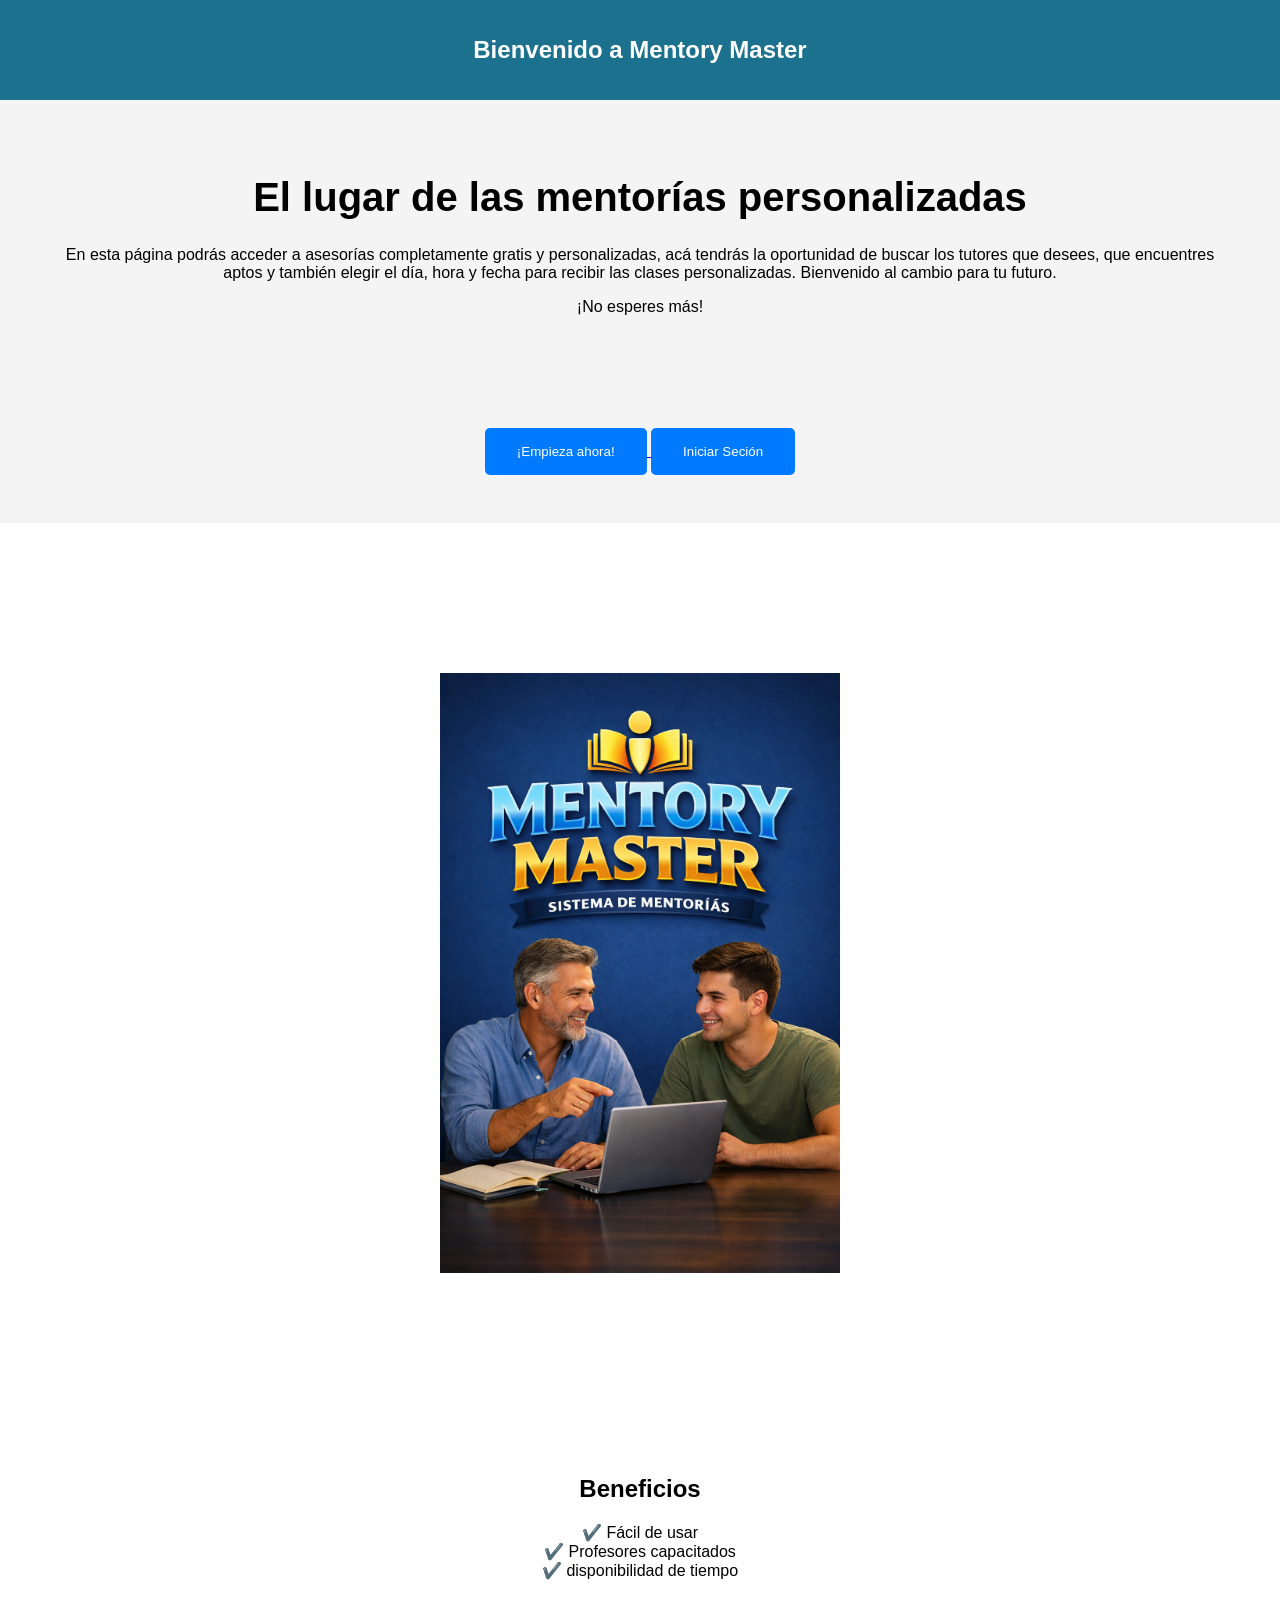
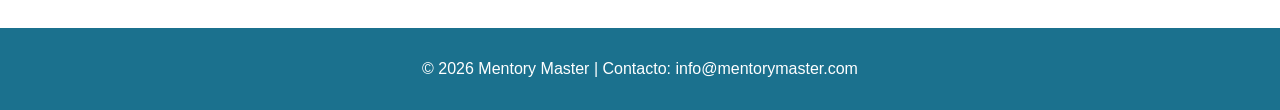
<file: index.html>
<!doctype html>
<html lang="es">
  <head>
    <meta charset="UTF-8" />
    <meta name="viewport" content="width=device-width, initial-scale=1.0" />
    <title>Sistema Educativo - Inicio de Sesión</title>
    <link rel="stylesheet" href="/CSS/estiloinicio.css">
  </head>

  <body>
    <header>
      <h2>Bienvenido a Mentory Master</h2>
    </header>
    <div class="hero">
      <h1>El lugar de las mentorías personalizadas</h1>
      <p>
        En esta página podrás acceder a asesorías completamente gratis y
        personalizadas, acá tendrás la oportunidad de buscar los tutores que
        desees, que encuentres aptos y también elegir el día, hora y fecha para
        recibir las clases personalizadas. Bienvenido al cambio para tu futuro.
      </p>
      <p>¡No esperes más!</p>
    </div>
    <div class="hero">
      <a href="html/registro.html">
        <button class="btn">¡Empieza ahora!</button>
        
        <a href="roles.html"> 
        <button class="btn"> Iniciar Seción </button>
      </a>
      </a>
    </div>
    

    <div class="contenedor">
      <img
        src="images/logo-mentory-master.png"
        alt="Logo Mentory Master"
        width="400"
      />
    </div>

    <section>
      <h2>Beneficios</h2>
      <p>
        ✔️ Fácil de usar<br />✔️ Profesores capacitados<br />✔️ disponibilidad de
        tiempo
      </p>
    </section>

    <footer>
      <p>© 2026 Mentory Master | Contacto: info@mentorymaster.com</p>
    </footer>
  </body>
</html>
</file>
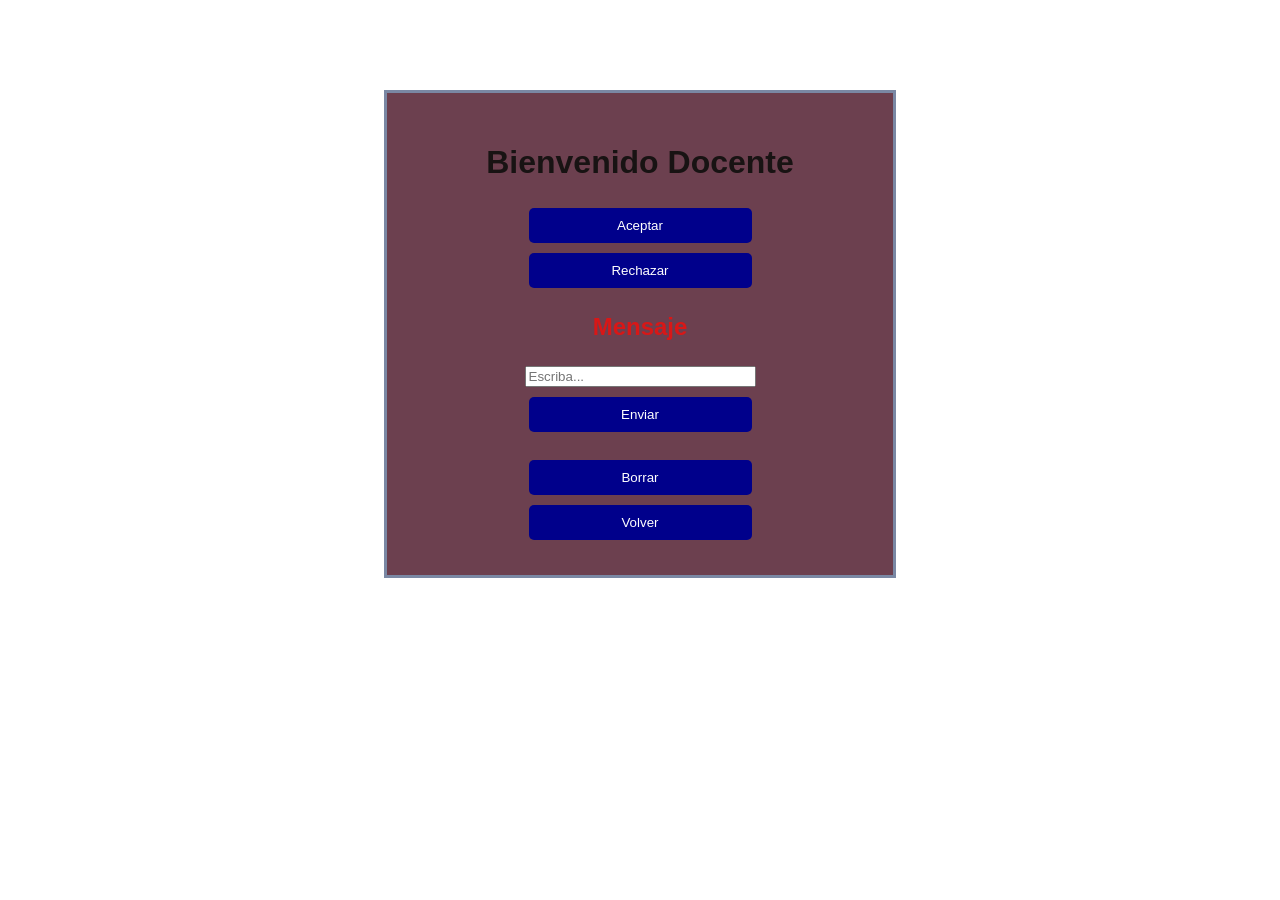
<file: docente.html>
<!DOCTYPE html>
<html lang="es">
<head>
   <link rel="stylesheet" href="solo estilos/styles.css">
   <meta charset="UTF-8">
   <meta name="viewport" content="width=device-width, initial-scale=1.0">
   <title>Docente</title>
   <style>
    body {
      margin: 0;
      height: 100vh;
      display: flex;
      justify-content: center;
      align-items: flex-start;
    }
    .contenedor {
      background: #6c404f;
      margin-top: 10vh;
      border: 3px solid rgb(122, 136, 164);
      padding: 30px;
      text-align: center;
      width: 40%;                
      box-sizing: border-box;
    }
    input, button {
      width: 50%;
      margin: 5px 0;
    }
   </style>
</head>
<body>
  <div class="contenedor">
    <h1>Bienvenido Docente</h1>
    <div id="solicitudes">
      <button onclick="res('aceptada','Docente')">Aceptar</button>
      <button onclick="res('rechazada','Docente')">Rechazar</button>
    </div>
    <p id="msg"></p>
    <h2>Mensaje</h2>
    <input id="chatMsg" type="text" placeholder="Escriba...">
    <button onclick="enviar('Docente')">Enviar</button>
    <br><br>
    <button onclick="borrar()">Borrar</button>
    <button onclick="volver()">Volver</button>
    <div id="chat"></div>
  </div>
  <script src="chat.js">function volver() {
  window.location.href = "index.html.html";
}
</script>
</body>
</html>
</file>
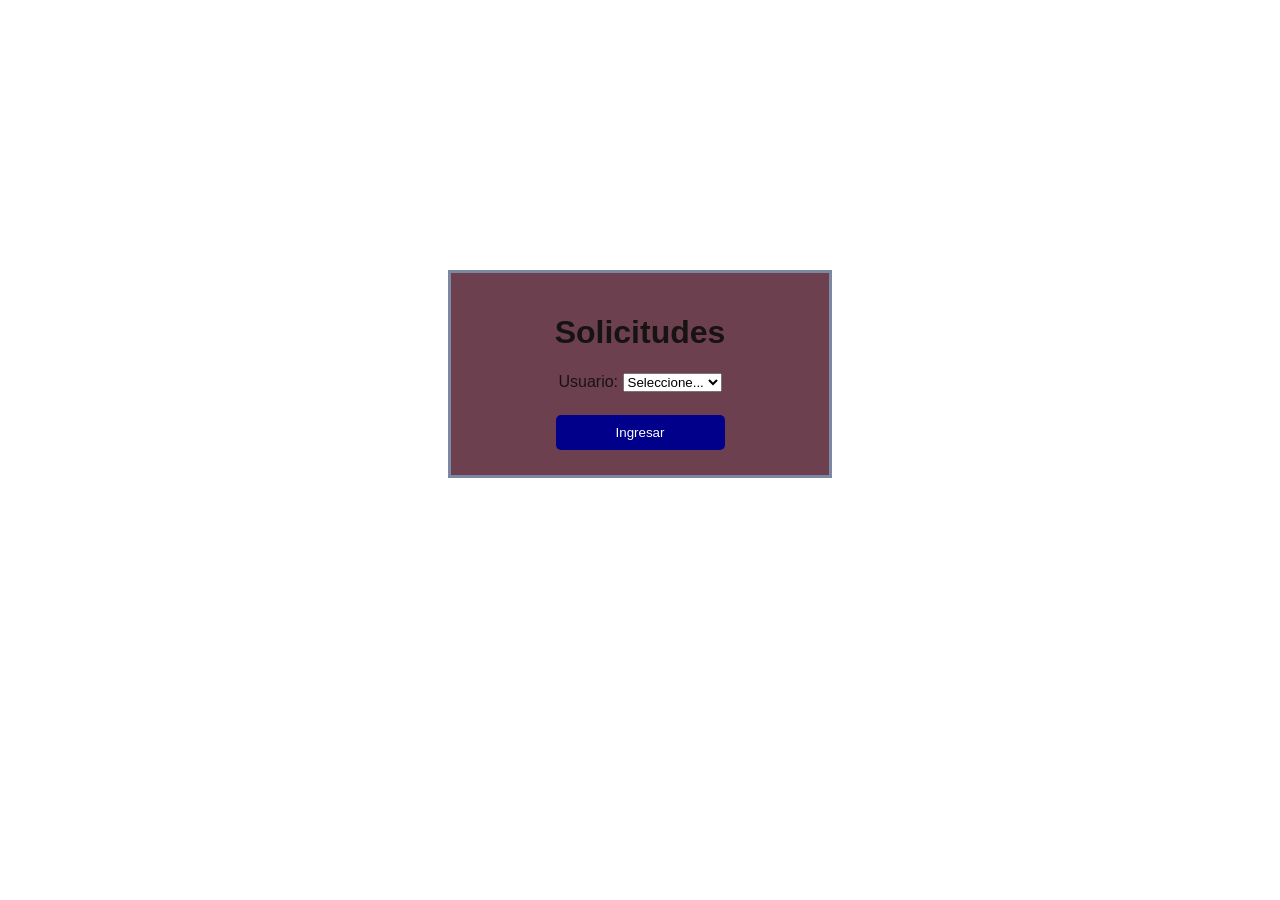
<file: login.html>
<!DOCTYPE html>
<html lang="es">
<head>
   <link rel="stylesheet" href="solo estilos/styles (1).css">
   <meta charset="UTF-8">
   <meta name="viewport" content="width=device-width, initial-scale=1.0">
   <title>Mentory Master</title>
   <style>
    body {
      margin: 0;
      height: 100vh;
      display: flex;
      justify-content: center;
      align-items: flex-start;
    }
    .contenedor {
      background: #6c404f;
      margin-top: 30vh;
      border: 3px solid rgb(122, 136, 164);
      padding: 20px;
      text-align: center;
      width: 30%;                
      box-sizing: border-box;
    }
    input, button {
      width: 50%;
      margin: 5px 0;
    }
   </style>
</head>
<body>
  <div class="contenedor">
    <h1>Solicitudes</h1>

    <form onsubmit="login(event)">
      <label>Usuario:</label>
      <select id="usuario" required>
        <option value="" disabled selected>Seleccione...</option>
        <option value="docente">Docente</option>
        <option value="estudiante">Estudiante</option>
      </select><br><br>
      <button type="submit">Ingresar</button>
    </form>
  </div>

  <script>
    function login(event){
      event.preventDefault();
      const usuario = document.getElementById("usuario").value;
      if(usuario === "docente"){
        window.location.href = "docente.html";
      } else if(usuario === "estudiante"){
        window.location.href = "estudiante.html";
      } else {
        alert("Seleccione un usuario válido");
      }
    }
  </script>
</body>
</html>
</file>
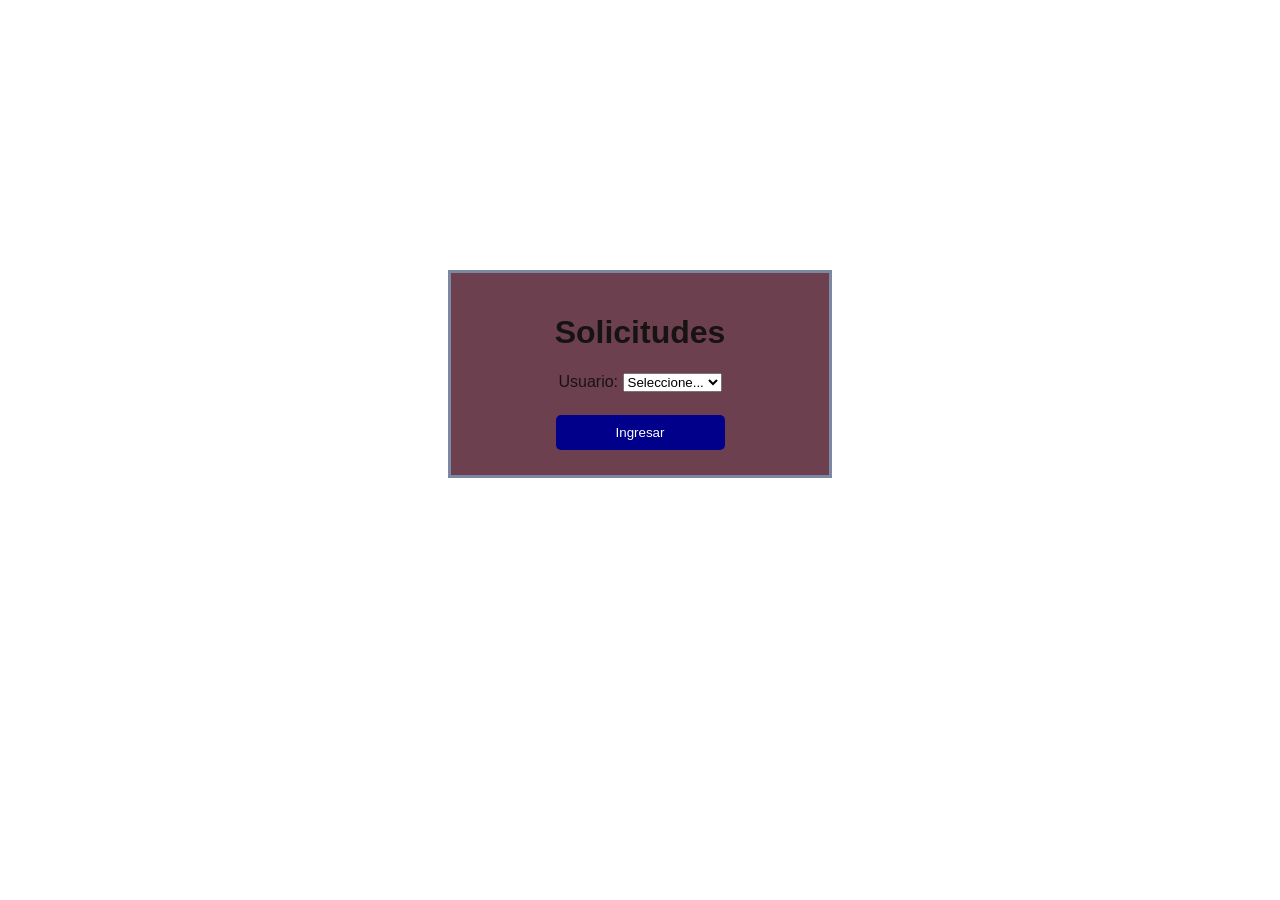
<file: mentoy-master.html>
<!DOCTYPE html>
<html lang="es">
<head>
   <link rel="stylesheet" href="solo estilos/styles.css">
   <meta charset="UTF-8">
   <meta name="viewport" content="width=device-width, initial-scale=1.0">
   <title>Mentory Master</title>
   <style>
    body {
      margin: 0;
      height: 100vh;
      display: flex;
      justify-content: center;
      align-items: flex-start;
    }
    .contenedor {
      background: #6c404f;
      margin-top: 30vh;
      border: 3px solid rgb(122, 136, 164);
      padding: 20px;
      text-align: center;
      width: 30%;                
      box-sizing: border-box;
    }
    input, button {
      width: 50%;
      margin: 5px 0;
    }
   </style>
</head>
<body>
  <div class="contenedor">
    <h1>Solicitudes</h1>

    <form onsubmit="login(event)">
      <label>Usuario:</label>
      <select id="usuario" required>
        <option value="" disabled selected>Seleccione...</option>
        <option value="docente">Docente</option>
        <option value="estudiante">Estudiante</option>
      </select><br><br>
      <button type="submit">Ingresar</button>
    </form>
  </div>

  <script>
    function login(event){
      event.preventDefault();
      const usuario = document.getElementById("usuario").value;
      if(usuario === "docente"){
        window.location.href = "docente.html";
      } else if(usuario === "estudiante"){
        window.location.href = "estudiante.html";
      } else {
        alert("Seleccione un usuario válido");
      }
    }
  </script>
</body>
</html>
</file>
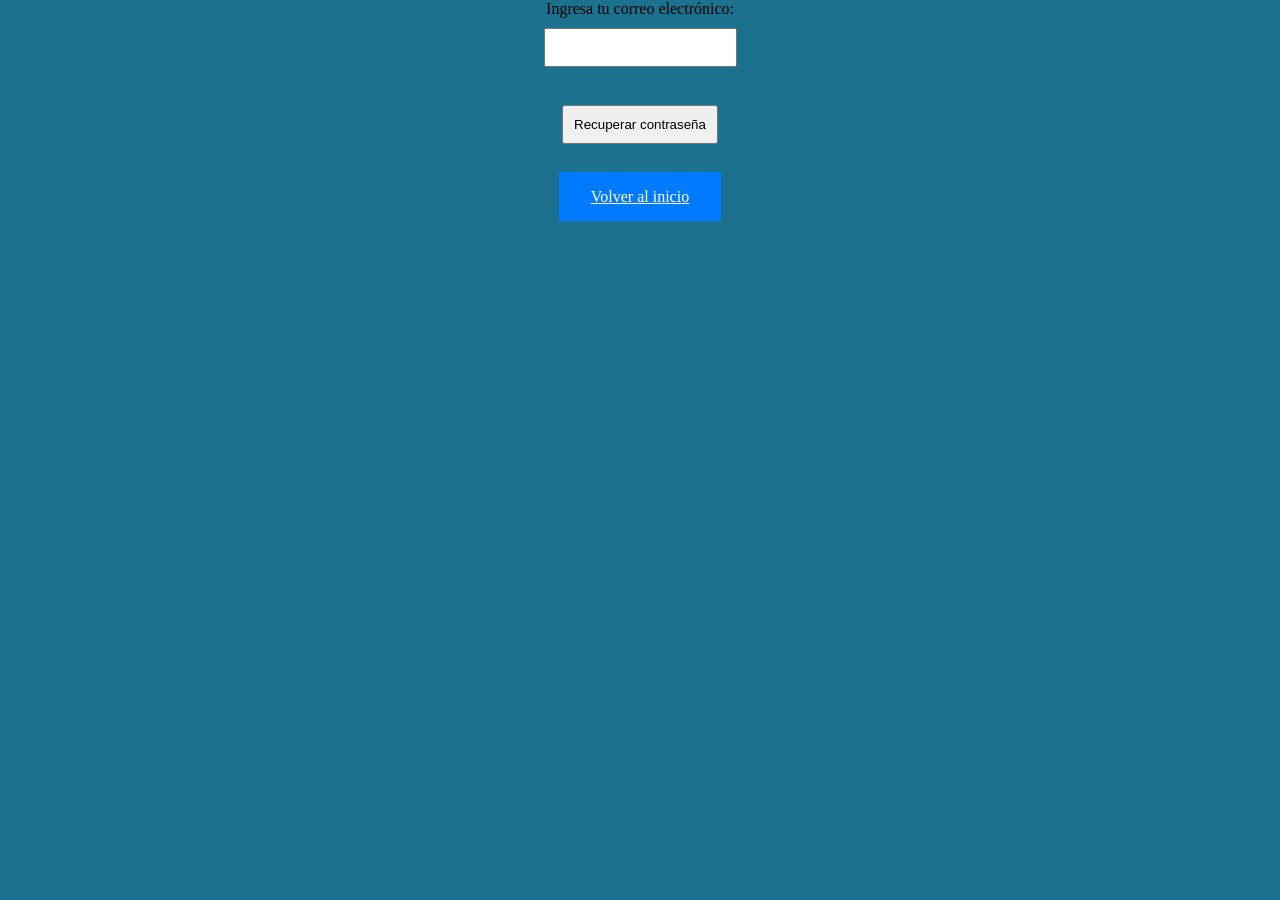
<file: html/recuperar.html>
<!doctype html>
<html lang="es">
  <head>
    <meta charset="UTF-8" />
    <meta name="viewport" content="width=device-width, initial-scale=1.0" />
    <title>Recuperar contraseña</title>
    <link rel="stylesheet" href="../CSS/styles.css" />

    
  </head>
  <body>
    <section class="p">
      <form id="formRecuperar">
        <label for="correo"> Ingresa tu correo electrónico: </label><br />
        <input type="email" id="correo" name="correo" required /><br /><br />

        <button type="submit"> Recuperar contraseña </button><br /><br />
      </form>
      <p><a href="../index.html" class="cta">Volver al inicio</a></p>
    </section>

    <div id="miModal" class="modal">
  <p>Correo de recuperación enviado correctamente. </p>
  <button onclick="cerrarModal()">Cerrar</button>
</div>

<script>
const form = document.getElementById("formRecuperar");
const modal = document.getElementById("miModal");

form.addEventListener("submit", function(event) {
    event.preventDefault();
    modal.style.display = "block";
});

function cerrarModal() {
    modal.style.display = "none";
}
</script>
  </body>
</html>
</file>
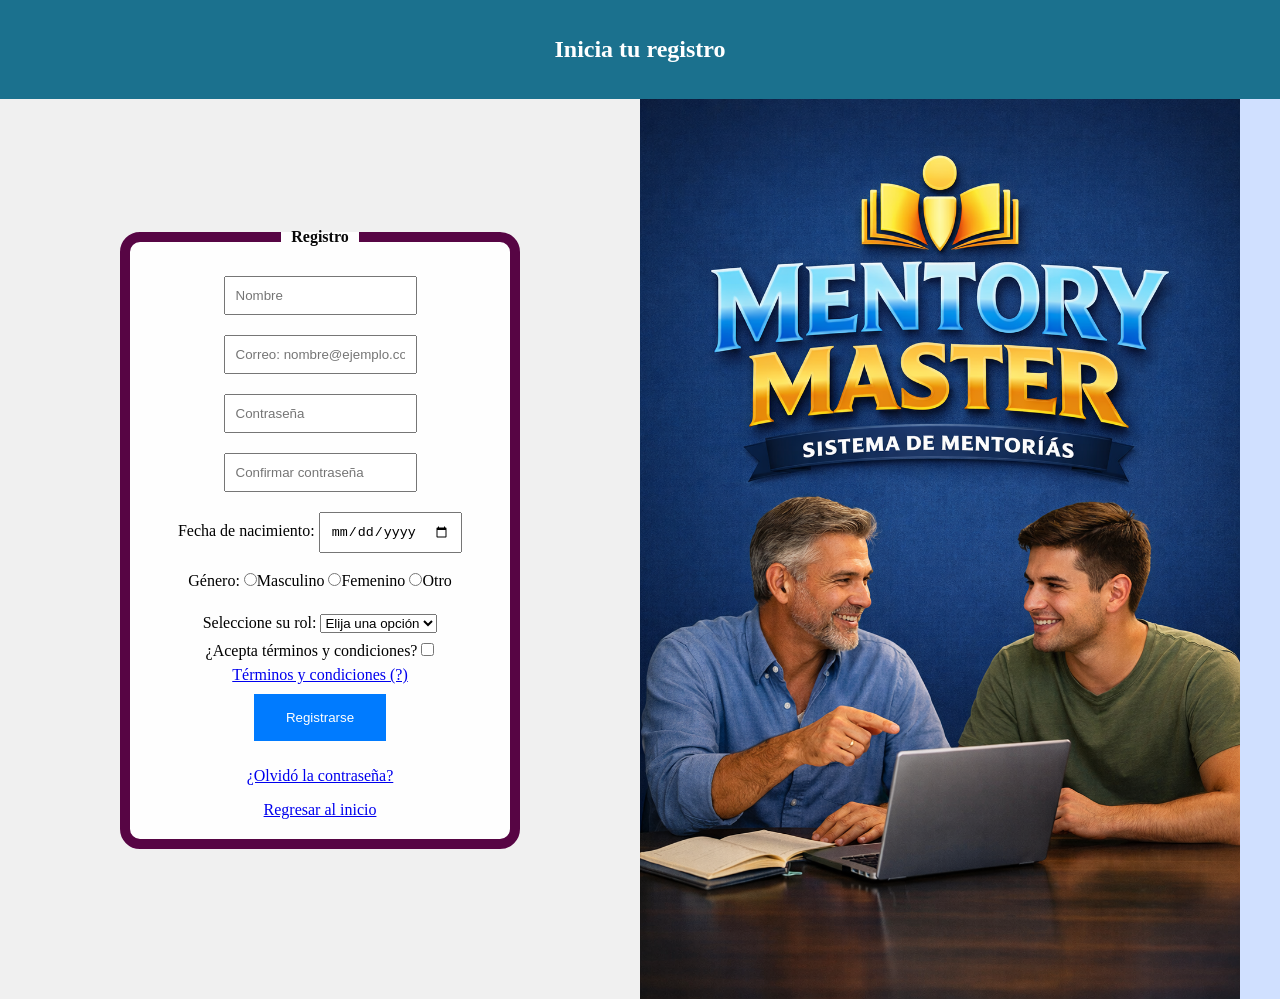
<file: html/registro.html>
<!DOCTYPE html>
<html lang="es">
<head>
    <meta charset="UTF-8">
    <meta name="viewport" content="width=device-width, initial-scale=1.0">
    <title>Mentory Master</title>
    <link rel="stylesheet" href="../CSS/styles.css">

</head>
<body>
    <header class="reg">
        <h2> Inicia tu registro </h2>
    </header>
    <div class="container">
        <div class="formulario">
            <fieldset>
        <legend> Registro </legend>
        
        <form action="" method="post">
          <label for="nombre"></label>
          <input type="text" id="nombre" name="nombre" required placeholder="Nombre"><br>

          <label for="email"></label>
          <input type="email" id="email" name="email" required placeholder="Correo: nombre@ejemplo.com"><br>

          <label for="password"></label>
          <input type="password" id="password" name="password" minlength="8" placeholder="Contraseña" required><br>

          <label for="confirmar"></label>
          <input type="password" id="confirmar" name="confirmar" minlength="8" placeholder="Confirmar contraseña" required><br>

          <label for="fecha">Fecha de nacimiento: </label>
          <input type="date" id="fecha" name="fecha" required><br>

          <label for="">Género: </label>
          <input type="radio" name="genero" required />Masculino
          <input type="radio" name="genero" />Femenino
          <input type="radio" name="genero" />Otro<br /><br />

          <label for="rol">Seleccione su rol:</label>
          <select id="rol" name="rol" required >
          <option value="" disabled selected>Elija una opción</option>
          <option value="estudiante">Estudiante</option>
          <option value="docente">Docente</option>
          <option value="admin">Administrador</option>
          </select> <br>


          <label for="">¿Acepta términos y condiciones?</label>
          <input type="checkbox" required /><br />

          <a href="tyc.html">Términos y condiciones (?)</a><br>

          <button type="submit" class="cta"> Registrarse </button><br>
        </form>
      
        <p><a href="recuperar.html">¿Olvidó la contraseña?</a></p>
        <a href="../index.html">Regresar al inicio</a>
    </fieldset>
    
        </div>
        <div class="imagen">
        <img src="/images/logo-mentory-master.png" alt="Logo Mentory Master">
    </div>
    </div>
    
</body>
</html>
</file>
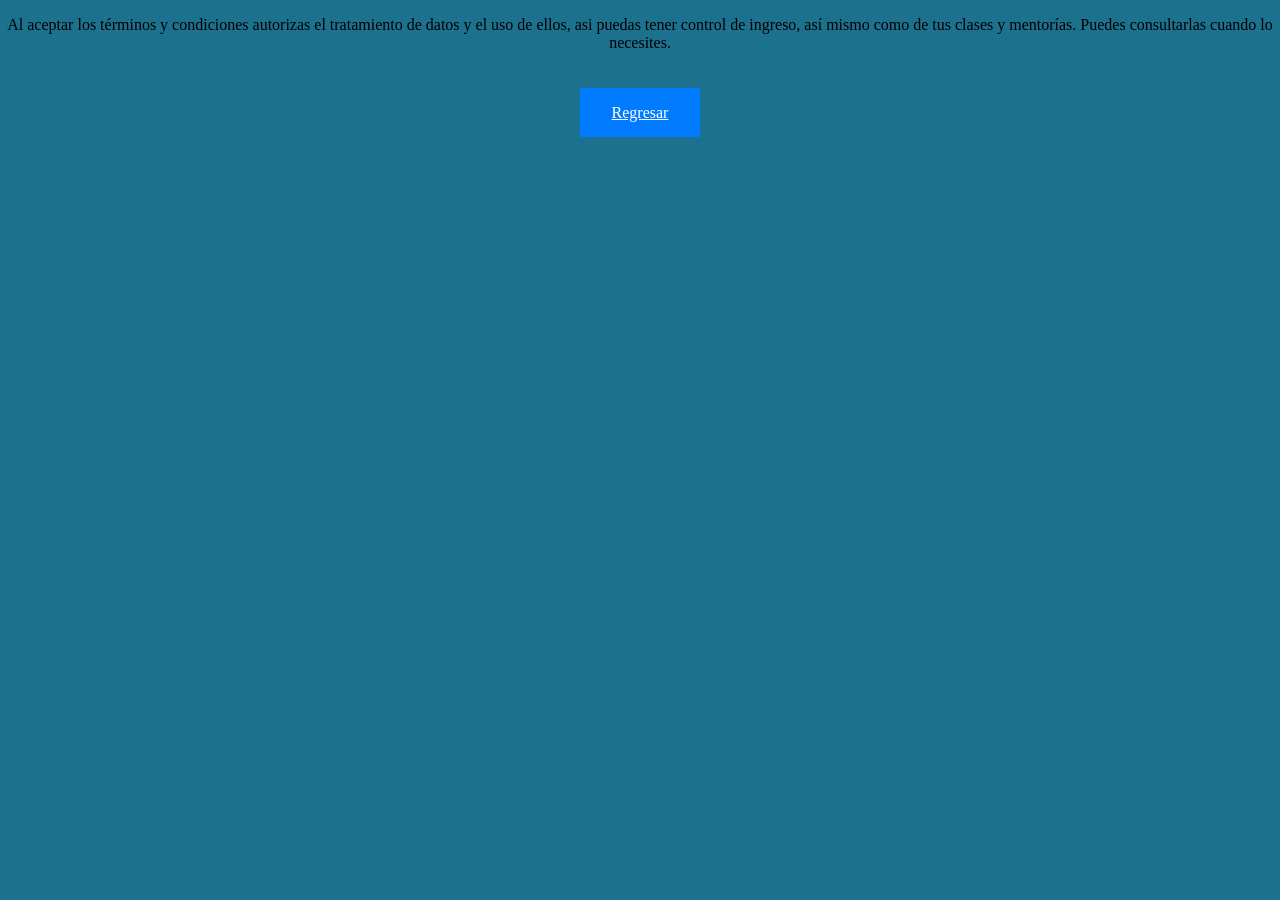
<file: html/tyc.html>
<!DOCTYPE html>
<html lang="es">
<head>
    <meta charset="UTF-8">
    <meta name="viewport" content="width=device-width, initial-scale=1.0">
    <title>TYC Mentory</title>
    <link rel="stylesheet" href="../CSS/styles.css">
</head>
<body>
    <section class="p">
        <p>Al aceptar los términos y condiciones autorizas el tratamiento de datos y el uso de ellos, 
        asi puedas tener control de ingreso, así mismo como de tus clases y mentorías. Puedes consultarlas cuando lo necesites.
    </p><br><br>
    <a href="../html/registro.html" class="cta">Regresar</a>
    </section>
    
</body>
</html>
</file>
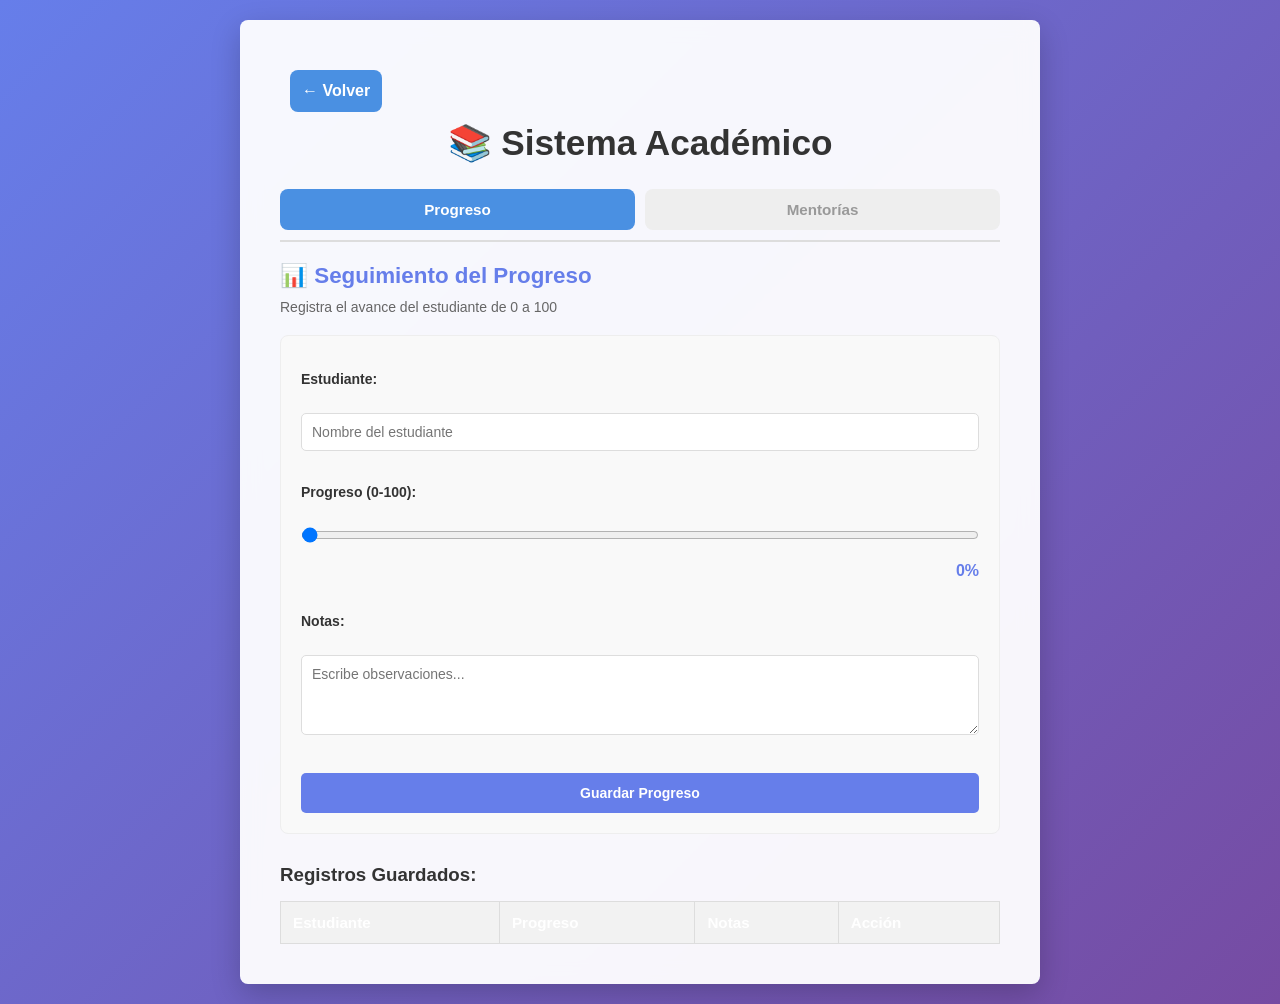
<file: mentorias-calificaciones-/calificaciones.html>
<!DOCTYPE html>
<html lang="es">
<head>
    <meta charset="UTF-8">
    <meta name="viewport" content="width=device-width, initial-scale=1.0">
    <title>Sistema Académico</title>
    <link rel="stylesheet" href="estilos/style.css">
</head>
<body>
    

      <div class="video-fondo">
        <video autoplay muted loop>
            <source src="video/mentoria.mp4" type="video/mp4">
             Tu navegador no soporta el elemento de video.
        </video>
    </div>

    <div class="container">
        <button onclick="location.href='../paneles-mentorias/paneles.html'" 
        style="position:relative; margin: 10px; display:block;">← Volver</button>
        
        <h1>📚 Sistema Académico</h1>
        
       
        <div class="tabs">
            <button class="tab-btn active" onclick="mostrarTab('rf009')">Progreso</button>
            <button class="tab-btn" onclick="mostrarTab('rf010')">Mentorías</button>
        </div>

        
        <div id="rf009" class="tab-content active">
            <h2>📊 Seguimiento del Progreso</h2>
            <p>Registra el avance del estudiante de 0 a 100</p>
            
            <div class="form">
                <label for="estudiante">Estudiante:</label>
                <input type="text" id="estudiante" placeholder="Nombre del estudiante">

                <label>Progreso (0-100):</label>
                <input type="range" id="progreso-slider" min="0" max="100" value="0">
                <span id="progreso-valor">0%</span>

                <label>Notas:</label>
                <textarea id="notas-progreso" placeholder="Escribe observaciones..."></textarea>

                <button onclick="guardarProgreso()">Guardar Progreso</button>
            </div>

            <h3>Registros Guardados:</h3>
            <table id="tabla-progreso" class="tabla">
                <tr>
                    <th>Estudiante</th>
                    <th>Progreso</th>
                    <th>Notas</th>
                    <th>Acción</th>
                </tr>
            </table>
        </div>

        
        <div id="rf010" class="tab-content">
            <h2>⭐ Evaluación de Mentorías</h2>
            <p>Califica las mentorías de 1 a 10</p>
            
            <div class="form">
                <label>Mentor:</label>
                <select id="mentor">
                    <option>Seleccione mentor</option>
                    <option>Prof. García</option>
                    <option>Prof. Rodríguez</option>
                    <option>Prof. Torres</option>
                </select>

                <label>Calificación (1-10):</label>
                <input type="range" id="calificacion-slider" min="1" max="10" value="1">
                <span id="calificacion-valor">1/10</span>

                <label>Comentarios:</label>
                <textarea id="comentarios-mentoria" placeholder="Deja tu comentario..."></textarea>

                <button onclick="guardarMentoria()">Guardar Evaluación</button>
            </div>

            <h3>Evaluaciones Guardadas:</h3>
            <table id="tabla-mentoria" class="tabla">
                <tr>
                    <th>Mentor</th>
                    <th>Calificación</th>
                    <th>Comentarios</th>
                    <th>Acción</th>
                </tr>
            </table>
        </div>
    </div>

    <script src="script/script.js"></script>
</body>
</html>
</file>
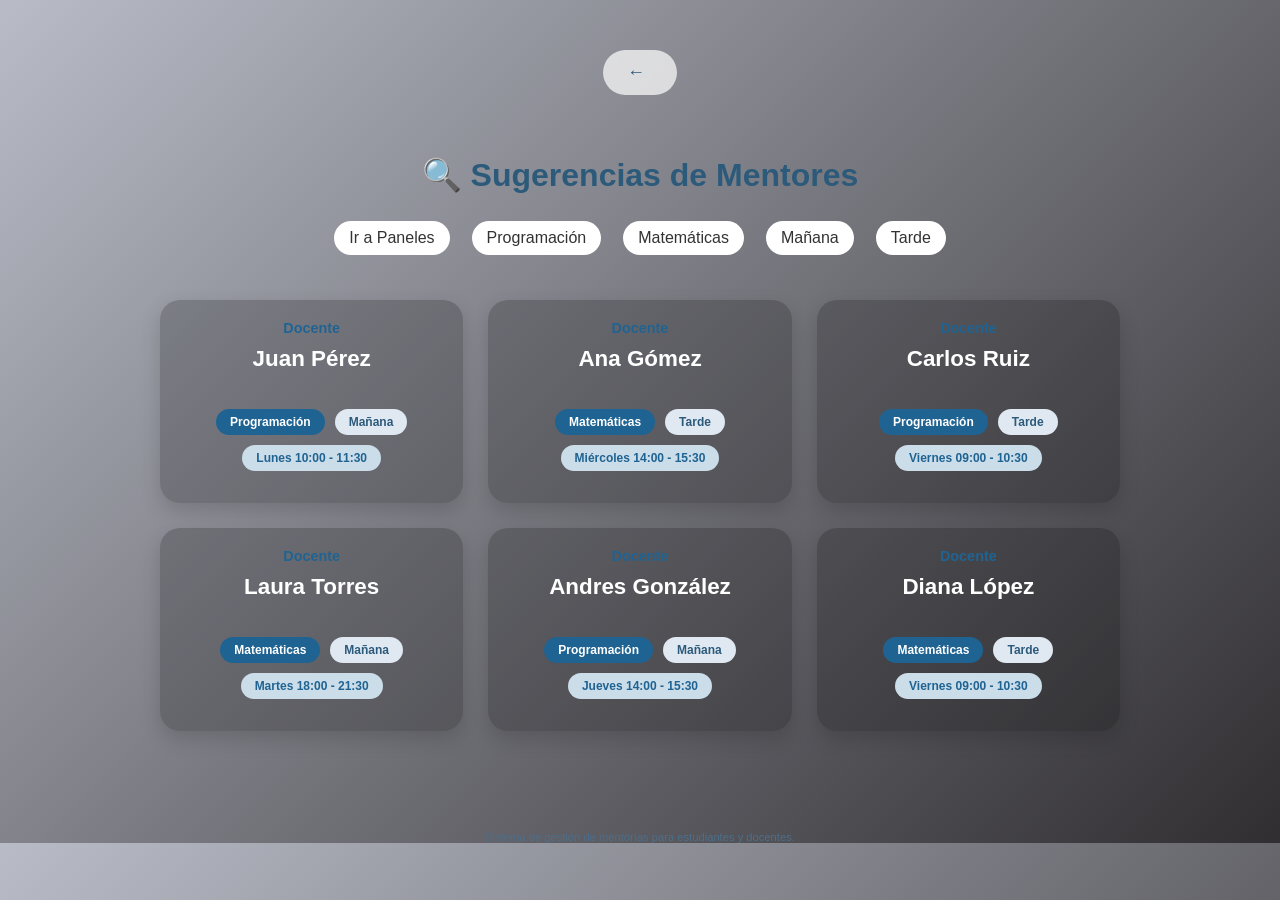
<file: paneles-mentorias/mentorias.html>
<!DOCTYPE html>
<html lang="es">
<head>
<meta charset="UTF-8">
<title>Sugerencias de Mentores</title>
<link rel="stylesheet" href="estilos/styles.css">
</head>

<body>
<div class="video-container">
    <video autoplay loop muted playsinline class="back-video">
        <source src="video/mentoria.mp4" type="video/mp4">
    </video>
</div>
<div class="professional-prev">
    <a href="paneles.html">
        <span>←</span>
        <span class="text">Atrás</span>
    </a>
</div>
<div class="container">
    <h1>🔍 Sugerencias de Mentores</h1>
    <div class="opciones">
        <input type="radio" name="tema" id="Paneles">
        <label for="Paneles"><a href="paneles.html">Ir a Paneles</a></label>

        <input type="radio" name="tema" id="programacion">
        <label for="programacion">Programación</label>

        <input type="radio" name="tema" id="matematicas">
        <label for="matematicas">Matemáticas</label>

        <input type="radio" name="hora" id="manana">
        <label for="manana">Mañana</label>

        <input type="radio" name="hora" id="tarde">
        <label for="tarde">Tarde</label>
    </div>

    <div class="mentores">

        <div class="mentor programacion manana">
            <h4>Docente</h4>
            <h3>Juan Pérez</h3>
            <div class="cuadro-tags">
            <div class="tags-container">
                <span class="tag tema">Programación</span>
                <span class="tag turno">Mañana</span>
                <span class="tag horario">Lunes 10:00 - 11:30</span>
            </div>
            </div>
        </div>

        <div class="mentor matematicas tarde">
            <h4>Docente</h4>
            <h3>Ana Gómez</h3>
            <div class="cuadro-tags">
            <div class="tags-container">
                <span class="tag tema">Matemáticas</span>
                <span class="tag turno">Tarde</span>
                <span class="tag horario">Miércoles 14:00 - 15:30</span>
            </div>
            </div>
        </div>

        <div class="mentor programacion tarde">
            <h4>Docente</h4>
            <h3>Carlos Ruiz</h3>
            <div class="cuadro-tags">
            <div class="tags-container">
                <span class="tag tema">Programación</span>
                <span class="tag turno">Tarde</span>
                <span class="tag horario">Viernes 09:00 - 10:30</span>
            </div>
            </div>
        </div>

        <div class="mentor matematicas manana">
            <h4>Docente</h4>
            <h3>Laura Torres</h3>
            <div class="cuadro-tags">
            <div class="tags-container">
                <span class="tag tema">Matemáticas</span>
                <span class="tag turno">Mañana</span>
                <span class="tag horario">Martes 18:00 - 21:30</span>
            </div>
            </div>  
        </div>

        <div class="mentor programacion manana">
            <h4>Docente</h4>
            <h3>Andres González</h3>
            <div class="cuadro-tags">
            <div class="tags-container">
                <span class="tag tema">Programación</span>
                <span class="tag turno">Mañana</span>
                <span class="tag horario">Jueves 14:00 - 15:30</span>
            </div>
            </div>
        </div>

        <div class="mentor programacion tarde">
            <h4>Docente</h4>
            <h3>Diana López</h3>
            <div class="cuadro-tags">   
            <div class="tags-container">
                <span class="tag tema">Matemáticas</span>
                <span class="tag turno">Tarde</span>
                <span class="tag horario">Viernes 09:00 - 10:30</span>
            </div>
            </div>  
        </div>

    </div>
</div>
<div class="footer-note">
        Sistema de gestión de mentorías para estudiantes y docentes.
</div>

</body>
</html>
</file>
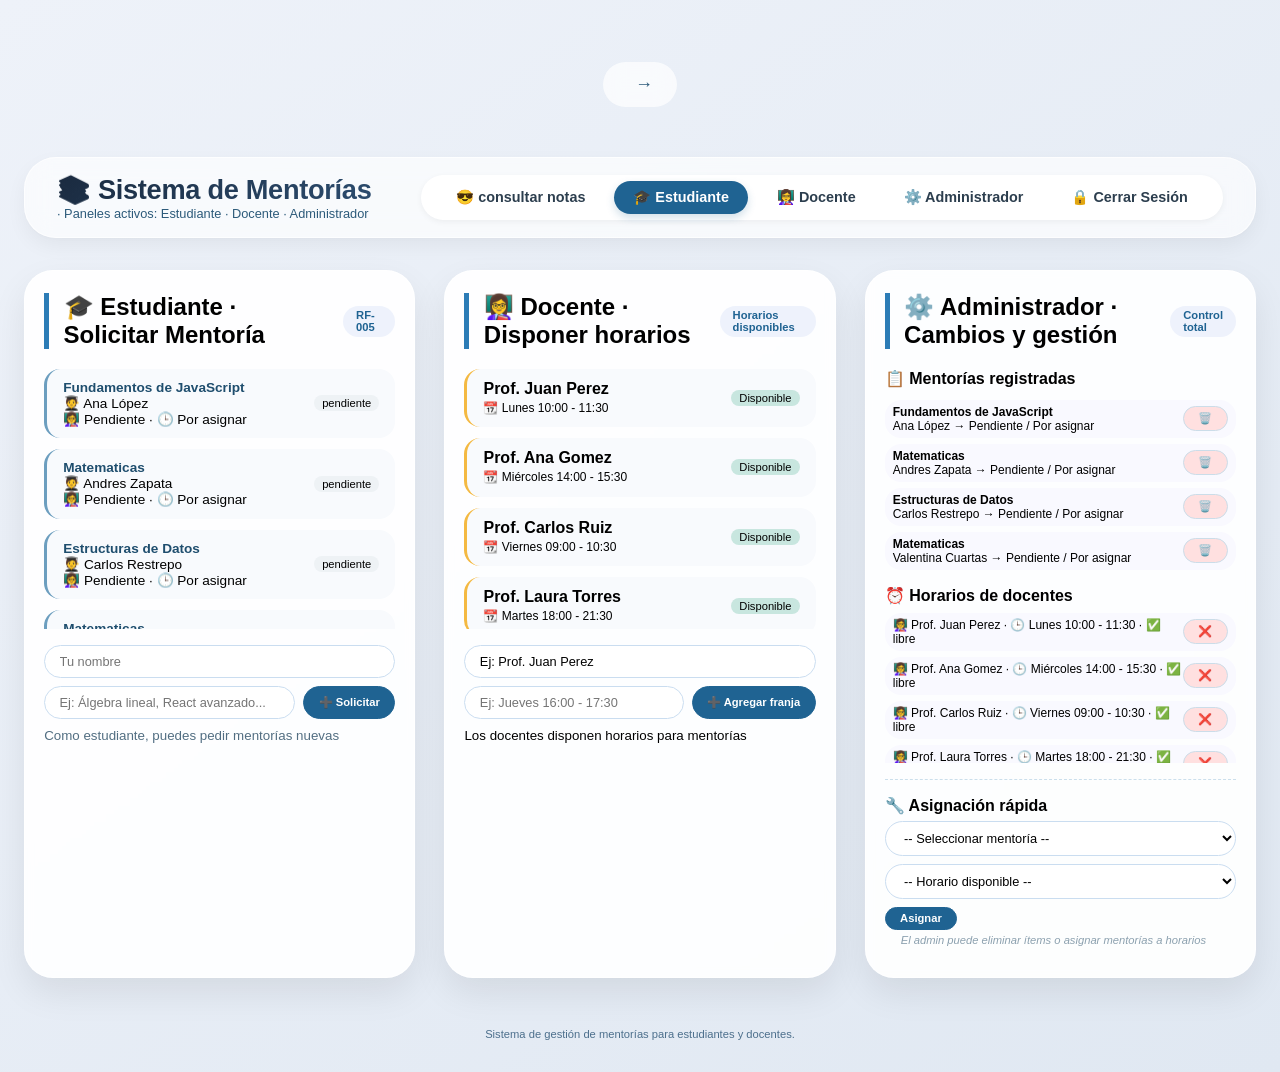
<file: paneles-mentorias/paneles.html>
<!DOCTYPE html>
<html lang="es">
<head>
    <meta charset="UTF-8">
    <meta name="viewport" content="width=device-width, initial-scale=1.0, user-scalable=yes">
    <title>Sistemas de Mentorias | Sistema de Gestión</title>
    <style>
        * {
            margin: 0;
            padding: 0;
            box-sizing: border-box;
            font-family: Arial, Helvetica, sans-serif;
        }

        body {
            background: linear-gradient(145deg, #eef2f9 0%, #e0e8f2 100%);
            min-height: 100vh;
            padding: 2rem 1.5rem;
        }
        .video-container {
            position: fixed;
            top: 0;
            left: 0;
            width: 100%;
            height: 100%;
            z-index: -1;
            overflow: hidden;
        }

        .back-video {
            position: absolute;
            top: 50%;
            left: 50%;
            min-width: 100%;
            min-height: 100%;
            transform: translate(-50%, -50%);
            object-fit: cover;
        }
        .professional-next{
            cursor: pointer;
            display: flex;
            align-items: center;
            justify-content: center;
            gap: 8px;
            width: fit-content;
            margin: 30px auto 50px auto;
            padding: 12px 24px;
            border-radius: 40px;
            background: rgba(255,255,255,0.7);
            backdrop-filter: blur(10px);
            transition: all 0.3s ease;
        }

        .professional-next .text{
            opacity: 0;
            max-width: 0;
            overflow: hidden;
            transition: all 0.3s ease;
            white-space: nowrap;
        }

        .professional-next:hover .text{
            opacity: 1;
            max-width: 200px;
        }

        .professional-next:hover{
            background: #d0d1d1;
            transform: translateY(-3px);
        }

        .professional-next a{
            text-decoration: none;
            color: #2c5a7a;
            display: flex;
            align-items: center;
            gap: 8px;
            font-size: 18px;
            font-weight: 600;
        }

        @media (min-width:300px) and (max-width:768px) {

        .professional-next{
            margin: 50px auto 20px auto;
            padding: 10px 18px;
        }

        .professional-next a{
            font-size: 16px;
        }

        .professional-next .text{
            opacity: 1;
            max-width: 200px;
        }
        .role-selector{
            flex-direction: column;
            width: 100%;
        }

        .role-btn{
            width: 100%;
        }
        }
        .app-container {
            max-width: 1400px;
            margin: 0 auto;
        }

        
        .main-header {
            background: rgba(255,255,255,0.65);
            backdrop-filter: blur(12px);
            border-radius: 2rem;
            padding: 1rem 2rem;
            margin-bottom: 2rem;
            box-shadow: 0 8px 20px rgba(0,0,0,0.05), 0 2px 4px rgba(0,0,0,0.02);
            border: 1px solid rgba(255,255,255,0.7);
            display: flex;
            flex-wrap: wrap;
            justify-content: space-between;
            align-items: center;
            gap: 1rem;
        }

        .logo-area h1 {
            font-size: 1.7rem;
            font-weight: 700;
            background: linear-gradient(135deg, #1A2A3F, #2C4C6E);
            background-clip: text;
            -webkit-background-clip: text;
            color: transparent;
            letter-spacing: -0.3px;
        }

        .logo-area p {
            font-size: 0.8rem;
            color: #2c5a7a;
            font-weight: 500;
        }

        .role-selector {
            background: white;
            padding: 0.4rem 1rem;
            border-radius: 3rem;
            display: flex;
            gap: 0.6rem;
            box-shadow: 0 2px 6px rgba(0,0,0,0.05);
        }

        .role-btn {
            border: none;
            background: transparent;
            padding: 0.5rem 1.2rem;
            border-radius: 2rem;
            font-weight: 600;
            font-size: 0.9rem;
            cursor: pointer;
            transition: all 0.2s ease;
            color: #2c3e4e;
        }

        .role-btn.active {
            background: #1f6392;
            color: white;
            box-shadow: 0 4px 8px rgba(31,99,146,0.2);
        }

        .role-btn:not(.active):hover {
            background: #e2eaf1;
        }

        .dashboard {
            display: grid;
            grid-template-columns: repeat(auto-fit, minmax(320px, 1fr));
            gap: 1.8rem;
            margin-bottom: 2rem;
        }

        .card-panel {
            background: rgba(255,255,255,0.92);
            backdrop-filter: blur(4px);
            border-radius: 1.8rem;
            padding: 1.4rem 1.2rem 1.8rem 1.2rem;
            box-shadow: 0 15px 35px rgba(0,0,0,0.08);
            transition: transform 0.2s, box-shadow 0.2s;
            border: 1px solid rgba(255,255,255,0.8);
        }

        .card-panel:hover {
            transform: translateY(-4px);
            box-shadow: 0 22px 40px rgba(0,0,0,0.12);
        }

        .panel-title {
            font-size: 1.5rem;
            font-weight: 700;
            display: flex;
            align-items: center;
            gap: 10px;
            border-left: 5px solid #2c7cb6;
            padding-left: 0.9rem;
            margin-bottom: 1.2rem;
        }

        .panel-badge {
            background: #eef2fc;
            border-radius: 40px;
            font-size: 0.7rem;
            font-weight: 600;
            padding: 0.2rem 0.8rem;
            color: #1f6392;
        }

        .mentoria-list, .horario-list {
            max-height: 260px;
            overflow-y: auto;
            margin: 1rem 0;
        }

        .mentoria-item, .slot-item {
            background: #f8fafd;
            border-radius: 1rem;
            padding: 0.7rem 1rem;
            margin-bottom: 0.7rem;
            display: flex;
            justify-content: space-between;
            align-items: center;
            flex-wrap: wrap;
            gap: 8px;
            border-left: 3px solid #6c9ebf;
            transition: all 0.1s;
        }

        .slot-item {
            border-left-color: #f4b942;
        }

        .info {
            font-weight: 500;
            font-size: 0.85rem;
        }

        .info strong {
            color: #1f4e6e;
        }

        .btn-action {
            background: white;
            border: 1px solid #cbdde9;
            padding: 0.3rem 0.9rem;
            border-radius: 2rem;
            font-size: 0.7rem;
            font-weight: 600;
            cursor: pointer;
            transition: 0.15s;
            color: #2c5a7a;
        }

        .btn-action.primary {
            background: #1f6392;
            border-color: #1f6392;
            color: white;
        }

        .btn-action.primary:hover {
            background: #0a4b70;
        }

        .btn-action:hover {
            background: #e6f0f7;
            transform: scale(0.96);
        }

        .form-group {
            margin-top: 1rem;
            display: flex;
            flex-direction: column;
            gap: 0.6rem;
        }

        .form-row {
            display: flex;
            gap: 0.5rem;
            flex-wrap: wrap;
        }

        input, select {
            padding: 0.5rem 0.9rem;
            border-radius: 2rem;
            border: 1px solid #caddf0;
            background: white;
            font-size: 0.8rem;
            flex: 1;
            outline: none;
            transition: 0.1s;
        }

        input:focus, select:focus {
            border-color: #1f6392;
            box-shadow: 0 0 0 2px rgba(31,99,146,0.2);
        }

        .btn-small {
            background: #eef2fa;
            border: none;
            border-radius: 2rem;
            padding: 0.4rem 1rem;
            font-weight: 600;
            cursor: pointer;
        }

        .empty-message {
            color: #8ba0ae;
            font-style: italic;
            font-size: 0.8rem;
            text-align: center;
            padding: 1rem;
        }

        .admin-controls {
            margin-top: 1rem;
            border-top: 1px dashed #cbdfec;
            padding-top: 1rem;
        }

        .footer-note {
            text-align: center;
            font-size: 0.7rem;
            color: #4c6f8c;
            margin-top: 50px;
        }
    </style>
</head>
<body>
<div class="video-container">
    <video autoplay loop muted playsinline class="back-video">
        <source src="./video/mentoria.mp4" type="video/mp4">
    </video>
</div>
<div class="arrows-version">
    <div class="professional-next">
        <a href="./mentorias.html">
        <span class="text">Siguiente</span>
        <span>→</span>
        </a>
    </div>
</div>
<div class="app-container">
    <div class="main-header">
        <div class="logo-area">
            <h1>📚 Sistema de Mentorías</h1>
            <p>· Paneles activos: Estudiante · Docente · Administrador</p>
        </div>
        <div class="role-selector" id="roleSelector">
            <button onclick="location.href='../mentorias-calificaciones-/calificaciones.html'" class="role-btn">😎 consultar notas</button>
            <button data-role="student" class="role-btn active">🎓 Estudiante</button>
            <button data-role="teacher" class="role-btn">👩‍🏫 Docente</button>
            <button data-role="admin" class="role-btn">⚙️ Administrador</button>
            <button onclick="location.href='../roles.html'" class="role-btn">🔒 Cerrar Sesión</button>
        </div>
    </div>

    <div id="dynamicPanels" class="dashboard">
    </div>
    <div class="footer-note">
        Sistema de gestión de mentorías para estudiantes y docentes.
    </div>
</div>

<script>
    let mentorias = [
        { id: "m1", estudiante: "Ana López", tema: "Fundamentos de JavaScript", docente: "Pendiente", horario: "Por asignar", estado: "pendiente" },
        { id: "m2", estudiante: "Andres Zapata", tema: "Matematicas", docente: "Pendiente", horario: "Por asignar", estado: "pendiente" },
        { id: "m3", estudiante: "Carlos Restrepo", tema: "Estructuras de Datos", docente: "Pendiente", horario: "Por asignar", estado: "pendiente" },
        { id: "m4", estudiante: "Valentina Cuartas", tema: "Matematicas", docente: "Pendiente", horario: "Por asignar", estado: "pendiente" },
    ];
    
    let horariosDocentes = [
        { id: "h1", docente: "Prof. Juan Perez", diaHora: "Lunes 10:00 - 11:30", disponible: true },
        { id: "h2", docente: "Prof. Ana Gomez", diaHora: "Miércoles 14:00 - 15:30", disponible: true },
        { id: "h3", docente: "Prof. Carlos Ruiz", diaHora: "Viernes 09:00 - 10:30", disponible: true },
        { id: "h4", docente: "Prof. Laura Torres", diaHora: "Martes 18:00 - 21:30", disponible: true },
        { id: "h5", docente: "Prof. Andres Gonzalez", diaHora: "Jueves 14:00 - 15:30", disponible: true },
        { id: "h6", docente: "Prof. Diana Lopez", diaHora: "Viernes 09:00 - 10:30", disponible: true },
    ];

    let currentTeacherName = "Ej: Prof. Juan Perez";
    
    function saveData() {
        localStorage.setItem("mentorias_data", JSON.stringify(mentorias));
        localStorage.setItem("horarios_data", JSON.stringify(horariosDocentes));
    }
    
    function loadData() {
        const storedM = localStorage.getItem("mentorias_data");
        const storedH = localStorage.getItem("horarios_data");
        if(storedM) mentorias = JSON.parse(storedM);
        if(storedH) horariosDocentes = JSON.parse(storedH);
    }
    loadData();
    
    let activeRole = "student";
    const panelsContainer = document.getElementById("dynamicPanels");
    
    function solicitarMentoria(tema) {
        if(!tema.trim()) {
            alert("Escribe un tema para la mentoría");
            return;
        }
        
        const nombreInput = document.getElementById("nombreEstudianteInput");
        const nombreEstudiante = nombreInput ? nombreInput.value : "Estudiante";
        
        if(!nombreEstudiante.trim()) {
            alert("Escribe tu nombre");
            return;
        }
        
        const nuevaMentoria = {
            id: Date.now().toString(),
            estudiante: nombreEstudiante,  
            tema: tema.trim(),
            docente: "Pendiente",
            horario: "Por asignar",
            estado: "pendiente"
        };
        
        mentorias.push(nuevaMentoria);
        saveData();
        renderPanelsByRole();
        alert(`Mentoría "${tema}" solicitada por ${nombreEstudiante}`);
    }
    
    function agregarHorario(docenteNombre, diaHora) {
        if(!docenteNombre.trim() || !diaHora.trim()) return alert("Nombre docente y horario requeridos");
        const nuevoSlot = {
            id: Date.now().toString(),
            docente: docenteNombre.trim(),
            diaHora: diaHora.trim(),
            disponible: true
        };
        horariosDocentes.push(nuevoSlot);
        saveData();
        renderPanelsByRole();
    }
    
    function eliminarMentoria(id) {
        mentorias = mentorias.filter(m => m.id !== id);
        saveData();
        renderPanelsByRole();
    }
    
    function eliminarHorario(id) {
        horariosDocentes = horariosDocentes.filter(h => h.id !== id);
        saveData();
        renderPanelsByRole();
    }
    
    function asignarDocenteAMentoria(mentoriaId, docenteSlotId) {
        const mentoria = mentorias.find(m => m.id === mentoriaId);
        const slot = horariosDocentes.find(h => h.id === docenteSlotId);
        if(mentoria && slot && slot.disponible) {
            mentoria.docente = slot.docente;
            mentoria.horario = slot.diaHora;
            mentoria.estado = "asignada";
            slot.disponible = false;   
            saveData();
            renderPanelsByRole();
        } else {
            alert("No se pudo asignar, verifique disponibilidad o existencia");
        }
    }
    
    function renderMentoriasList() {
        if(!mentorias.length) return '<div class="empty-message">✨ Aún no hay mentorías solicitadas</div>';
        return mentorias.map(m => `
            <div class="mentoria-item">
                <div class="info"><strong>${m.tema}</strong><br>🧑‍🎓 ${m.estudiante}<br>👩‍🏫 ${m.docente} · 🕒 ${m.horario}</div>
                <span style="font-size:0.7rem; background:#eef2f5; padding:2px 8px; border-radius:40px;">${m.estado}</span>
            </div>
        `).join('');
    }
    
    function renderHorariosList() {
        if(!horariosDocentes.length) return '<div class="empty-message">📅 No hay horarios cargados por docentes</div>';
        return horariosDocentes.map(h => `
            <div class="slot-item">
                <div><strong>${h.docente}</strong><br><span style="font-size:0.75rem;">📆 ${h.diaHora}</span></div>
                <span style="background:${h.disponible ? '#c8e6df' : '#ffe0b5'}; padding:2px 8px; border-radius:20px; font-size:0.7rem;">${h.disponible ? 'Disponible' : 'Ocupado'}</span>
            </div>
        `).join('');
    }
    
    function renderAdminMentorias() {
        if(!mentorias.length) return '<div class="empty-message">Sin mentorías</div>';
        return mentorias.map(m => `
            <div style="display:flex; justify-content:space-between; align-items:center; background:#f9f9ff; margin-bottom:6px; padding:5px 8px; border-radius:16px;">
                <div style="font-size:0.75rem;"><strong>${m.tema}</strong><br>${m.estudiante} → ${m.docente} / ${m.horario}</div>
                <button class="btn-action delete-mentoria-admin" data-id="${m.id}" style="background:#ffe0e0;">🗑️</button>
            </div>
        `).join('');
    }
    
    function renderAdminHorarios() {
        if(!horariosDocentes.length) return '<div class="empty-message">No hay horarios</div>';
        return horariosDocentes.map(h => `
            <div style="display:flex; justify-content:space-between; align-items:center; background:#f9f9ff; margin-bottom:6px; padding:5px 8px; border-radius:16px;">
                <div style="font-size:0.75rem;">👩‍🏫 ${h.docente} · 🕒 ${h.diaHora} · ${h.disponible ? '✅ libre' : '⛔ asignado'}</div>
                <button class="btn-action delete-horario-admin" data-id="${h.id}" style="background:#ffe0e0;">❌</button>
            </div>
        `).join('');
    }
    
    function renderPanelsByRole() {
        if(!panelsContainer) return;
        
        const html = `
            <!-- PANEL ESTUDIANTE -->
            <div class="card-panel" id="panel-estudiante">
                <div class="panel-title">
                    🎓 Estudiante · Solicitar Mentoría
                    <span class="panel-badge">RF-005</span>
                </div>
                <div class="mentoria-list" id="lista-mentorias-estudiante">
                    ${renderMentoriasList()}
                </div>
                <div class="form-group">
                    <div class="form-row">
                        <input type="text" id="nombreEstudianteInput" placeholder="Tu nombre" />
                        <input type="text" id="temaMentoriaInput" placeholder="Ej: Álgebra lineal, React avanzado..." />
                        <button class="btn-action primary" id="btnSolicitarMentoria">➕ Solicitar</button>
                    </div>
                    <small style="color:#526e82;">Como estudiante, puedes pedir mentorías nuevas</small>
                </div>
            </div>
            
            <!-- PANEL DOCENTE -->
            <div class="card-panel" id="panel-docente">
                <div class="panel-title">
                    👩‍🏫 Docente · Disponer horarios
                    <span class="panel-badge">Horarios disponibles</span>
                </div>
                <div class="horario-list" id="lista-horarios-docente">
                    ${renderHorariosList()}
                </div>
                <div class="form-group">
                    <div class="form-row">
                        <input type="text" id="nombreDocenteInput" placeholder="Nombre docente" value="${currentTeacherName}" />
                        <input type="text" id="diaHoraInput" placeholder="Ej: Jueves 16:00 - 17:30" />
                        <button class="btn-action primary" id="btnAgregarHorario">➕ Agregar franja</button>
                    </div>
                    <small>Los docentes disponen horarios para mentorías</small>
                </div>
            </div>
            
            <!-- PANEL ADMINISTRADOR -->
            <div class="card-panel" id="panel-admin">
                <div class="panel-title">
                    ⚙️ Administrador · Cambios y gestión
                    <span class="panel-badge">Control total</span>
                </div>
                <div style="margin-bottom: 12px;"><strong>📋 Mentorías registradas</strong></div>
                <div id="admin-mentorias-list" style="max-height: 170px; overflow-y: auto; margin-bottom: 1rem;">
                    ${renderAdminMentorias()}
                </div>
                <div style="margin-bottom: 8px;"><strong>⏰ Horarios de docentes</strong></div>
                <div id="admin-horarios-list" style="max-height: 150px; overflow-y: auto;">
                    ${renderAdminHorarios()}
                </div>
                <div class="admin-controls">
                    <div><strong>🔧 Asignación rápida</strong></div>
                    <div class="form-row" style="margin-top: 6px;">
                        <select id="adminSelectMentoria" style="flex:2;">
                            <option value="">-- Seleccionar mentoría --</option>
                            ${mentorias.map(m => `<option value="${m.id}">${m.tema} (${m.estudiante})</option>`).join('')}
                        </select>
                        <select id="adminSelectHorario" style="flex:2;">
                            <option value="">-- Horario disponible --</option>
                            ${horariosDocentes.filter(h => h.disponible === true).map(h => `<option value="${h.id}">${h.docente} · ${h.diaHora}</option>`).join('')}
                        </select>
                        <button class="btn-action primary" id="btnAsignarAdmin">Asignar</button>
                    </div>
                    <small class="empty-message" style="font-size:0.7rem;">El admin puede eliminar ítems o asignar mentorías a horarios</small>
                </div>
            </div>
        `;
        
        panelsContainer.innerHTML = html;
        
        const solicitarBtn = document.getElementById("btnSolicitarMentoria");
        if(solicitarBtn) {
            solicitarBtn.onclick = () => {
                if(activeRole !== 'student') {
                    alert("Cambia al rol de Estudiante para solicitar mentorías.");
                    return;
                }
                const temaInput = document.getElementById("temaMentoriaInput");
                if(temaInput && temaInput.value.trim()) {
                    solicitarMentoria(temaInput.value);
                    temaInput.value = '';
                } else {
                    alert("Escribe un tema para la mentoría");
                }
            };
        }
        
        const agregarHorarioBtn = document.getElementById("btnAgregarHorario");
        if(agregarHorarioBtn) {
            agregarHorarioBtn.onclick = () => {
                if(activeRole !== 'teacher') {
                    alert("Cambia al rol Docente para disponer horarios.");
                    return;
                }
                const nombreDoc = document.getElementById("nombreDocenteInput");
                const diaHora = document.getElementById("diaHoraInput");
                if(nombreDoc && diaHora && nombreDoc.value.trim() && diaHora.value.trim()) {
                    agregarHorario(nombreDoc.value, diaHora.value);
                    diaHora.value = '';
                } else {
                    alert("Completa el nombre del docente y el horario");
                }
            };
        }
        
        document.querySelectorAll('.delete-mentoria-admin').forEach(btn => {
            btn.onclick = (e) => {
                e.stopPropagation();
                if(activeRole !== 'admin') {
                    alert("Solo el administrador puede eliminar mentorías.");
                    return;
                }
                const id = btn.getAttribute('data-id');
                if(id && confirm("¿Eliminar esta mentoría?")) eliminarMentoria(id);
            };
        });
        
        document.querySelectorAll('.delete-horario-admin').forEach(btn => {
            btn.onclick = (e) => {
                e.stopPropagation();
                if(activeRole !== 'admin') {
                    alert("Solo el administrador puede eliminar horarios.");
                    return;
                }
                const id = btn.getAttribute('data-id');
                if(id && confirm("Eliminar franja horaria?")) eliminarHorario(id);
            };
        });
        
        const btnAsignar = document.getElementById("btnAsignarAdmin");
        if(btnAsignar) {
            btnAsignar.onclick = () => {
                if(activeRole !== 'admin') {
                    alert("Solo administrador puede asignar mentorías.");
                    return;
                }
                const mentoriaSelect = document.getElementById("adminSelectMentoria");
                const horarioSelect = document.getElementById("adminSelectHorario");
                if(mentoriaSelect && horarioSelect && mentoriaSelect.value && horarioSelect.value) {
                    asignarDocenteAMentoria(mentoriaSelect.value, horarioSelect.value);
                } else {
                    alert("Selecciona una mentoría y un horario disponible.");
                }
            };
        }
    }
    
    function setActiveRole(role) {
        activeRole = role;
        document.querySelectorAll('.role-btn').forEach(btn => {
            if(btn.getAttribute('data-role') === role) btn.classList.add('active');
            else btn.classList.remove('active');
        });
        renderPanelsByRole();
    }
    
    document.querySelectorAll('.role-btn').forEach(btn => {
        btn.addEventListener('click', (e) => {
            const role = btn.getAttribute('data-role');
            setActiveRole(role);
        });
    });
    
    renderPanelsByRole();
</script>
</body>
</html>
</file>
<file: CSS/estiloinicio.css>
body { 
    font-family: Arial, sans-serif; margin:0; 
}

header { 
        background:rgb(27, 113, 142); color:#ffffff; padding:1rem; text-align:center; 
    }
.hero { 
    padding:3rem; text-align:center; background:#f4f4f4; 
}

.hero h1 { 
    font-size:2.5rem;
    
}

.cta { 
    background:#007BFF; color:#fff; padding:1rem 2rem; border:none; cursor:pointer; 
}

section { 
    padding:2rem; text-align:center; 
}

footer { 
    background:rgb(27, 113, 142); color:#fff; padding:1rem; text-align:center; 
}
.contenedor {
  display: flex;
  justify-content: center;
  align-items: center;
  height: 100vh;
}
.btn {
  background: #007BFF;
  text-align:center;
  color: #fff;
  padding: 1rem 2rem;
  border: none;
  cursor: pointer;
  border-radius: 5px;
}
</file>
<file: solo estilos/styles.css>
body {
    background-image: url(https://psicotecnicos-net.com.ar/wp-content/uploads/Mentoring-2.jpg);
    font-family: Arial, sans-serif;
    color: rgb(216, 23, 23);
    margin: 20px;
}

h1, h3, p, label {
    color: rgb(24, 19, 19);
}

.seccion {
    border: 2px solid white;
    padding: 15px;
    margin-bottom: 20px;
    border-radius: 8px;
    background-color: rgb(209, 197, 197);
    color: rgb(18, 15, 15);
}


button {
    background-color: #00008B;
    color: white;
    border: none;
    padding: 10px 15px;
    margin-right: 10px;
    border-radius: 5px;
    cursor: pointer;
}

button:hover {
    background-color: #000066;

#chatBox {
    border: 2px solid rgb(204, 11, 11);
    width: 400px;
    height: 200px;
    overflow-y: auto;
    padding: 10px;
    margin-bottom: 10px;
    border-radius: 8px;
    background-color: rgba(255,255,255,0.2);
    color: white;
}
}
</file>
<file: solo estilos/styles (1).css>
body {
    background-image: url(https://psicotecnicos-net.com.ar/wp-content/uploads/Mentoring-2.jpg);
    font-family: Arial, sans-serif;
    color: rgb(216, 23, 23);
    margin: 20px;
}

h1, h3, p, label {
    color: rgb(24, 19, 19);
}

.seccion {
    border: 2px solid white;
    padding: 15px;
    margin-bottom: 20px;
    border-radius: 8px;
    background-color: rgb(209, 197, 197);
    color: rgb(18, 15, 15);
}


button {
    background-color: #00008B;
    color: white;
    border: none;
    padding: 10px 15px;
    margin-right: 10px;
    border-radius: 5px;
    cursor: pointer;
}

button:hover {
    background-color: #000066;

#chatBox {
    border: 2px solid rgb(204, 11, 11);
    width: 400px;
    height: 200px;
    overflow-y: auto;
    padding: 10px;
    margin-bottom: 10px;
    border-radius: 8px;
    background-color: rgba(255,255,255,0.2);
    color: white;
}
}
</file>
<file: CSS/styles.css>
body {
    background-color: rgb(27, 113, 142);
    margin: 0;
}
fieldset {
  border: 2px solid #570544;
  
  text-align: center;
  box-sizing: border-box;
  border-radius: 20px;
  border-width: 10px;
  padding: 20px;
  margin-bottom: 20px;
  background-color: rgb(254, 254, 254);
  max-width: 400px;
  width: 100%;
  
}


legend {
  font-weight: bold;
  color: #080808;
  padding: 0 10px;
}

.p {
  text-align: center;
  
}
.modal {
  display: none;
  position: fixed;
  top: 40%;
  left: 50%;
  transform: translate(-50%, -50%);
  background: rgb(42, 125, 65);
  padding: 20px;
  border-radius: 10px;
  border: 1px solid #6c1e1e;
  box-shadow: 0 0 10px rgba(0,0,0,0.3);
  z-index: 1000;
  text-align: center;
}

.modal button {
  margin-top: 10px;
  background-color: rgb(5, 8, 7);
  color: #ffffff;
}
.cta { 
    background:#007BFF; color:#fff; padding:1rem 2rem; border:none; cursor:pointer; 
}
.container {
  display: flex;
  height: 100vh;
}
.formulario {
      flex: 1;
      display: flex;
      justify-content: center;
      align-items: center;
      background-color: #f0f0f0;
}

.imagen {
      background-color: #d0e0ff;
      flex: 1;
      display: flex;
}

.form {
  display: flex;
  flex-direction: column;
  width: 80%;
}
input, button {
    margin: 10px 0;
    padding: 10px;
}
header { 
        background:rgb(27, 113, 142); color:#ffffff; padding:1rem; text-align:center; 
    }
</file>
<file: mentorias-calificaciones-/estilos/style.css>
* {
    margin: 0;
    padding: 0;
    box-sizing: border-box;
}

body {
    font-family: Arial, sans-serif;
    background: linear-gradient(135deg, #667eea 0%, #764ba2 100%);
    min-height: 100vh;
    padding: 20px;
}

.video-fondo {
    position: fixed;
    top: 0;
    left: 0;
    width: 100%;
    height: 100%;
    overflow: hidden;
    z-index: -1;
}

.video-fondo video {
    width: 100%;
    height: 100%;
    object-fit: cover;
}

.container {
    max-width: 800px;
    margin: 0 auto;
    background: white;
    padding: 30px;
    border-radius: 10px;
    box-shadow: 0 10px 30px rgba(0, 0, 0, 0.3);
}

h1 {
    color: #333;
    text-align: center;
    margin-bottom: 30px;
    font-size: 28px;
}

h2 {
    color: #667eea;
    margin-top: 20px;
    margin-bottom: 10px;
}

h3 {
    color: #333;
    margin-top: 30px;
    margin-bottom: 15px;
}

p {
    color: #666;
    margin-bottom: 20px;
    font-size: 14px;
}


.tabs {
    display: flex;
    gap: 10px;
    margin-bottom: 30px;
    border-bottom: 2px solid #ddd;
}

.tab-btn {
    padding: 12px 20px;
    background: none;
    border: none;
    border-bottom: 3px solid transparent;
    cursor: pointer;
    font-size: 14px;
    font-weight: bold;
    color: #999;
    transition: 0.3s;
}

.tab-btn.active {
    color: #667eea;
    border-bottom-color: #667eea;
}

.tab-btn:hover {
    color: #667eea;
}

.tab-content {
    display: none;
}

.tab-content.active {
    display: block;
}


.form {
    background: #f9f9f9;
    padding: 20px;
    border-radius: 8px;
    margin-bottom: 30px;
}

.form label {
    display: block;
    margin-top: 15px;
    margin-bottom: 8px;
    font-weight: bold;
    color: #333;
    font-size: 14px;
}

.form input[type="text"],
.form input[type="number"],
.form input[type="range"],
.form select,
.form textarea {
    width: 100%;
    padding: 10px;
    border: 1px solid #ddd;
    border-radius: 5px;
    font-family: Arial, sans-serif;
    font-size: 14px;
}

.form input[type="range"] {
    padding: 0;
    cursor: pointer;
}

.form textarea {
    resize: vertical;
    min-height: 80px;
}

.form button {
    background: #667eea;
    color: white;
    padding: 12px 30px;
    border: none;
    border-radius: 5px;
    cursor: pointer;
    font-size: 14px;
    font-weight: bold;
    margin-top: 20px;
    transition: 0.3s;
}

.form button:hover {
    background: #5568d3;
}


#progreso-valor,
#calificacion-valor {
    font-weight: bold;
    color: #667eea;
    margin-left: 10px;
}


.tabla {
    width: 100%;
    border-collapse: collapse;
    margin-top: 10px;
}

.tabla th {
    background: #667eea;
    color: white;
    padding: 12px;
    text-align: left;
    font-weight: bold;
}

.tabla td {
    padding: 12px;
    border-bottom: 1px solid #ddd;
}

.tabla tr:hover {
    background: #f9f9f9;
}

.tabla button {
    background: #ff6b6b;
    color: white;
    border: none;
    padding: 6px 12px;
    border-radius: 4px;
    cursor: pointer;
    font-size: 12px;
}

.tabla button:hover {
    background: #ee5a4a;
}

.vacio {
    text-align: center;
    color: #999;
    padding: 20px;
}
/* ==========================================
   1. VARIABLES Y CONFIGURACIÓN BASE
   ========================================== */
:root {
    --primary-color: #4a90e2;
    --primary-hover: #357abd;
    --danger-color: #e74c3c;
    --danger-hover: #c0392b;
    --bg-card: rgba(255, 255, 255, 0.95);
    --text-color: #333;
    --border-radius: 8px;
}

* {
    box-sizing: border-box;
    margin: 0;
    padding: 0;
    font-family: 'Segoe UI', Tahoma, Geneva, Verdana, sans-serif;
}

body {
    color: var(--text-color);
    min-height: 100vh;
    display: flex;
    justify-content: center;
    align-items: center;
    padding: 20px;
}

/* ==========================================
   2. VIDEO DE FONDO (RESPONSIVO)
   ========================================== */
.video-fondo {
    position: fixed;
    top: 0;
    left: 0;
    width: 100%;
    height: 100%;
    z-index: -1;
    overflow: hidden;
}

.video-fondo video {
    width: 100%;
    height: 100%;
    object-fit: cover;
}

/* ==========================================
   3. CONTENEDOR PRINCIPAL
   ========================================== */
.container {
    background: var(--bg-card);
    width: 100%;
    max-width: 800px; /* Límite de ancho en escritorio */
    padding: 30px;
    border-radius: var(--border-radius);
    box-shadow: 0 10px 30px rgba(0, 0, 0, 0.2);
    backdrop-filter: blur(10px);
}

h1 {
    text-align: center;
    margin-bottom: 25px;
    font-size: 1.8rem;
}

h2 {
    margin-bottom: 10px;
    font-size: 1.4rem;
}

p {
    color: #666;
    margin-bottom: 20px;
}

/* ==========================================
   4. PESTAÑAS (TABS)
   ========================================== */
.tabs {
    display: flex;
    gap: 10px;
    margin-bottom: 20px;
    border-bottom: 2px solid #ddd;
    padding-bottom: 10px;
}

.tab-btn {
    flex: 1; /* Se dividen el espacio equitativamente */
    padding: 12px;
    background: #eee;
    border: none;
    border-radius: var(--border-radius);
    cursor: pointer;
    font-weight: bold;
    font-size: 0.95rem;
    transition: background 0.3s, color 0.3s;
}

.tab-btn:hover {
    background: #ddd;
}

.tab-btn.active {
    background: var(--primary-color);
    color: white;
}

/* Lógica de ocultar/mostrar pestañas */
.tab-content {
    display: none;
}

.tab-content.active {
    display: block;
}

/* ==========================================
   5. FORMULARIOS (GRID RESPONSIVO)
   ========================================== */
.form {
    display: grid;
    grid-template-columns: 1fr; /* Una sola columna por defecto (móvil) */
    gap: 15px;
    background: #f9f9f9;
    padding: 20px;
    border-radius: var(--border-radius);
    margin-bottom: 30px;
    border: 1px solid #eee;
}

label {
    font-weight: 600;
    margin-bottom: -5px;
}

input[type="text"],
select,
textarea {
    width: 100%;
    padding: 10px;
    border: 1px solid #ccc;
    border-radius: var(--border-radius);
    font-size: 1rem;
}

textarea {
    resize: vertical;
    min-height: 80px;
}

/* Contenedor del slider para alinear el número al lado */
.form div-slider {
    display: flex;
    align-items: center;
    gap: 10px;
}

input[type="range"] {
    flex: 1;
    cursor: pointer;
}

#progreso-valor, #calificacion-valor {
    font-weight: bold;
    min-width: 45px;
    text-align: right;
}

button {
    padding: 12px;
    background: var(--primary-color);
    color: white;
    border: none;
    border-radius: var(--border-radius);
    cursor: pointer;
    font-weight: bold;
    font-size: 1rem;
    transition: background 0.2s;
}

button:hover {
    background: var(--primary-hover);
}

.btn-eliminar {
    background: var(--danger-color);
    padding: 6px 12px;
    font-size: 0.85rem;
}

.btn-eliminar:hover {
    background: var(--danger-hover);
}

/* ==========================================
   6. TABLAS (MÓVIL FRIENDLY)
   ========================================== */
h3 {
    margin-bottom: 15px;
}

.tabla {
    width: 100%;
    border-collapse: collapse;
    margin-top: 10px;
    font-size: 0.95rem;
}

.tabla th, .tabla td {
    border: 1px solid #ddd;
    padding: 12px;
    text-align: left;
}

.tabla th {
    background-color: #f2f2f2;
    font-weight: 600;
}

/* ==========================================
   7. MEDIA QUERIES (ADAPTACIÓN DE PANTALLAS)
   ========================================== */

/* --- Tablets y Escritorio pequeño (Dispositivos > 600px) --- */
@media (min-width: 600px) {
    .container {
        padding: 40px;
    }

    h1 {
        font-size: 2.2rem;
    }

    /* El formulario pasa de 1 columna a un diseño de fila más limpio si es necesario */
    .form {
        gap: 18px;
    }
}

/* --- Teléfonos Inteligentes muy pequeños (Pantallas < 480px) --- */
@media (max-width: 480px) {
    body {
        padding: 10px; /* Menos margen en los bordes de la pantalla */
    }

    .container {
        padding: 15px;
    }

    /* Las pestañas se apilan verticalmente si los nombres de los botones son largos */
    .tabs {
        flex-direction: column;
        gap: 5px;
    }

    /* TRUCO MAESTRO PARA TABLAS EN MÓVIL: 
       Transforma la tabla rígida en bloques verticales legibles */
    .tabla, .tabla tbody, .tabla tr, .tabla th, .tabla td {
        display: block;
    }

    .tabla tr {
        margin-bottom: 15px;
        border: 1px solid #ccc;
        border-radius: var(--border-radius);
        background: #fff;
        padding: 5px;
    }

    .tabla th {
        display: none; /* Escondemos el encabezado horizontal */
    }

    .tabla td {
        border: none;
        position: relative;
        padding-left: 50%; /* Deja espacio para simular un "label" a la izquierda */
        text-align: right;  /* Mueve el valor real a la derecha */
        border-bottom: 1px dashed #eee;
    }

    .tabla td:last-child {
        border-bottom: none;
        text-align: center; /* Centra el botón eliminar */
        padding-left: 12px;
    }

    /* Inyectamos los títulos correspondientes mediante pseudo-elementos */
    #tabla-progreso td:nth-of-type(1)::before { content: "Estudiante:"; }
    #tabla-progreso td:nth-of-type(2)::before { content: "Progreso:"; }
    #tabla-progreso td:nth-of-type(3)::before { content: "Notas:"; }
    #tabla-progreso td:nth-of-type(4)::before { content: "Acción:"; }

    #tabla-mentoria td:nth-of-type(1)::before { content: "Mentor:"; }
    #tabla-mentoria td:nth-of-type(2)::before { content: "Calificación:"; }
    #tabla-mentoria td:nth-of-type(3)::before { content: "Comentarios:"; }
    #tabla-mentoria td:nth-of-type(4)::before { content: "Acción:"; }

    .tabla td::before {
        position: absolute;
        left: 12px;
        width: 45%;
        text-align: left;
        font-weight: bold;
        color: #555;
    }
}
</file>
<file: paneles-mentorias/estilos/styles.css>
body {
    font-family: 'arial', sans-serif;
    background: linear-gradient(135deg, #b9bcc7, #302e31);
    margin: 0;
    color: #333;
}

.video-container {
  position: fixed;
  top: 0;
  left: 0;
  width: 100%;
  height: 100%;
  z-index: -1;
  overflow: hidden;
}

.back-video {
  position: absolute;
  top: 50%;
  left: 50%;
  min-width: 100%;
  min-height: 100%;
  transform: translate(-50%, -50%);
  object-fit: cover;
}

.professional-prev{
    cursor: pointer;
    display: flex;
    align-items: center;
    justify-content: center;
    gap: 8px;
    width: fit-content;
    margin: 50px auto 10px auto;
    padding: 12px 24px;
    border-radius: 40px;
    background: rgba(255,255,255,0.7);
    backdrop-filter: blur(10px);
    transition: all 0.3s ease;
}

.professional-prev .text{
    opacity: 0;
    max-width: 0;
    overflow: hidden;
    transition: all 0.3s ease;
    white-space: nowrap;
}

.professional-prev:hover .text{
    opacity: 1;
    max-width: 200px;
}

.professional-prev:hover{
    background: #d0d1d1;
    transform: translateY(-3px);
}

.professional-prev a{
    text-decoration: none;
    color: #2c5a7a;
    display: flex;
    align-items: center;
    gap: 8px;
    font-size: 18px;
    font-weight: 600;
}

.container {
    max-width: 1000px;
    margin: auto;
    padding: 30px;
}

h1 {
    text-align: center;
    color: #2c5a7a;
}


.filtros {
    background: white;
    padding: 20px;
    border-radius: 12px;
    margin-bottom: 30px;
    display: flex;
    justify-content: center;
    cursor: pointer;
    }

select {
    padding: 10px;
    border-radius: 8px;
    border: 1px solid #ccc;
    min-width: 180px;
}


.mentores {
    display: grid;
    grid-template-columns: repeat(auto-fit, minmax(300px, 1fr));
    gap: 25px;
    padding: 20px;
}

.mentor {
    background: rgba(0, 0, 0, 0.20);
    border-radius: 20px;
    padding: 20px;
    box-shadow: 0 8px 20px rgba(0, 0, 0, 0.15);
    transition: transform 0.3s;
    cursor: pointer;
    text-align: center;
}

.mentor:hover {
    transform: translateY(-5px);
}

.mentor h4 {
    color: #1f6392;
    font-size: 0.9rem;
    margin: 0;
}

.mentor h3 {
    color: white;
    font-size: 1.4rem;
    margin: 10px 0 15px 0;
}


.cuadro-tags {
    border-radius: 15px;
    padding: 12px 15px;
    display: inline-block;  
    margin-top: 10px;
}


.tags-container {
    display: flex;
    flex-wrap: wrap;
    justify-content: center;
    gap: 10px;
}

.tag {
    display: inline-block;
    padding: 6px 14px;
    border-radius: 25px;
    font-size: 0.75rem;
    font-weight: 600;
}

.tag.tema {
    background: #1f6392;
    color: white;
}

.tag.turno {
    background: #e0e8f2;
    color: #2c5a7a;
}

.tag.horario {
    background: #cbdde9;
    color: #1f6392;
}
.opciones {
    display: flex;
    flex-wrap: wrap;
    justify-content: center;
    align-items: center;
    gap: 12px;
    margin-bottom: 20px;
}

label {
    background: white;
    padding: 8px 15px;
    border-radius: 20px;
    margin: 5px;
    cursor: pointer;
    display: inline-block;
    transition: 0.3s;
    transform: none;
}
label:hover {
    color: #2c5a7a;
    background-color: #d0d1d1;
    transition: 0.3s;
}
label a {
    text-decoration: none;
    color: inherit;
}
input[type="radio"] {
    display: none;
}
.footer-note {
    text-align: center;
    font-size: 0.7rem;
    color: #4c6f8c;
    margin-top: 50px;
}
</file>
